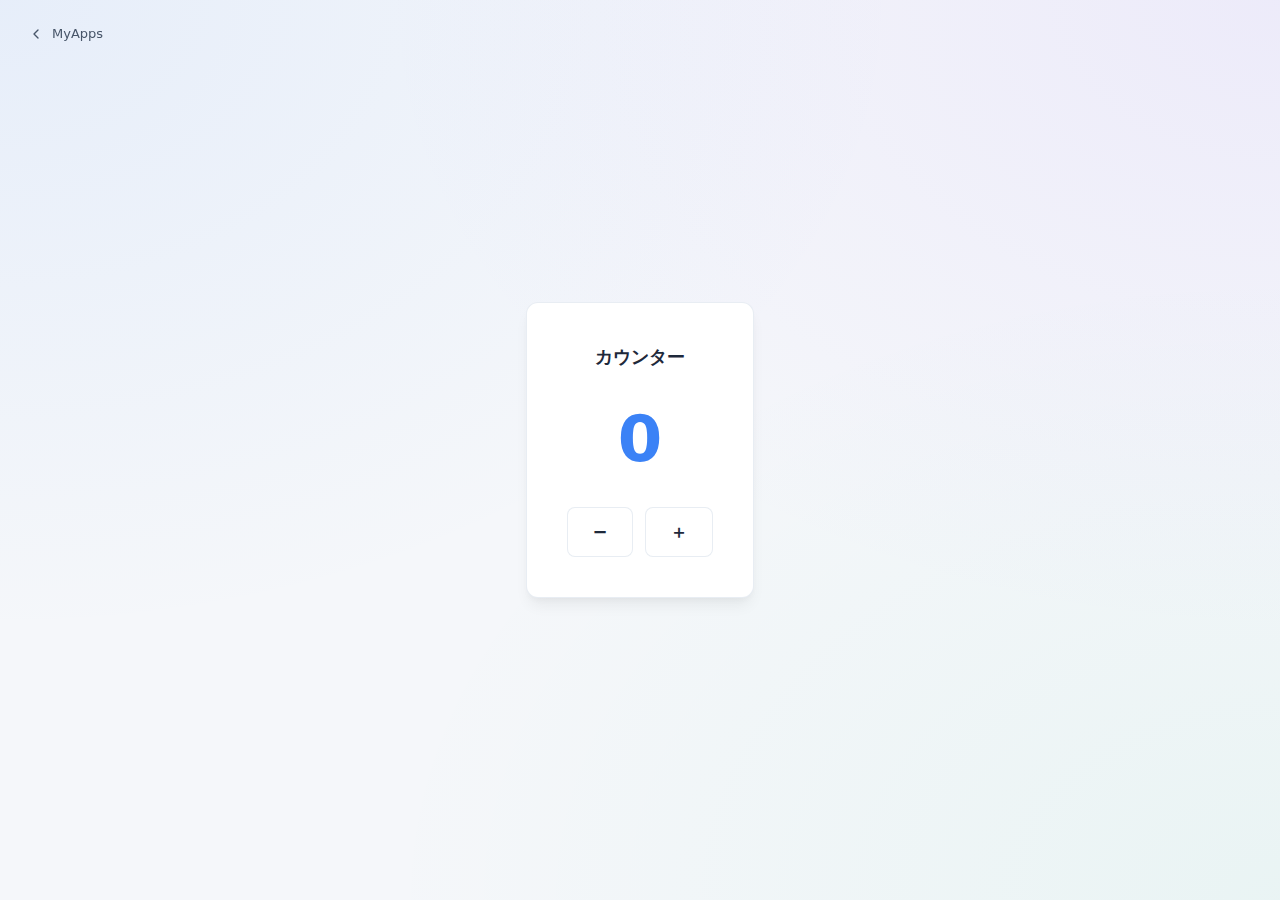
<file: apps/sample-counter/index.html>
<!DOCTYPE html>
<html lang="ja" data-theme="system">

<head>
    <meta charset="UTF-8">
    <meta name="viewport" content="width=device-width, initial-scale=1.0">
    <title>カウンター — MyApps</title>
    <link rel="icon" href="favicon.svg" type="image/svg+xml">
    <link rel="stylesheet" href="../../shared/base.css">
    <script>document.documentElement.setAttribute('data-theme', localStorage.getItem('myapps-theme') || 'system');</script>
    <style>
        body {
            display: flex;
            flex-direction: column;
            align-items: center;
            justify-content: center;
            min-height: 100vh;
            gap: var(--sp-6);
        }

        .back-to-hub {
            position: fixed;
            top: var(--sp-4);
            left: var(--sp-4);
            display: inline-flex;
            align-items: center;
            gap: var(--sp-2);
            color: var(--c-text-2);
            text-decoration: none;
            font-size: var(--text-sm);
            font-weight: 500;
            padding: var(--sp-2) var(--sp-3);
            border-radius: var(--r);
            transition: color var(--duration-fast), background var(--duration-fast);
        }

        .back-to-hub:hover {
            color: var(--c-text);
            background: var(--c-surface-alt);
        }

        .counter {
            text-align: center;
            background: var(--c-surface-solid);
            padding: var(--sp-10);
            border-radius: var(--r-lg);
            box-shadow: var(--shadow-lg);
            border: 1px solid var(--c-border);
        }

        .counter h1 {
            font-size: var(--text-lg);
            font-weight: 600;
            margin-bottom: var(--sp-4);
            color: var(--c-text);
        }

        .value {
            font-size: 4rem;
            font-weight: 700;
            font-variant-numeric: tabular-nums;
            margin: var(--sp-4) 0;
            color: var(--c-accent);
        }

        .controls {
            display: flex;
            gap: var(--sp-3);
            justify-content: center;
        }

        .btn {
            font-family: var(--font);
            font-size: var(--text-lg);
            font-weight: 600;
            padding: var(--sp-3) var(--sp-6);
            border: 1px solid var(--c-border);
            border-radius: var(--r);
            cursor: pointer;
            background: var(--c-surface-solid);
            color: var(--c-text);
            transition: all var(--duration) var(--ease-default);
        }

        .btn:hover {
            background: var(--c-accent);
            color: #fff;
            border-color: var(--c-accent);
            box-shadow: var(--shadow);
            transform: translateY(-1px);
        }

        .btn:active {
            transform: translateY(0);
        }

        .btn:focus-visible {
            outline: 2px solid var(--c-focus-ring);
            outline-offset: 2px;
        }
    </style>
</head>

<body>
    <a href="../../" class="back-to-hub" aria-label="ハブに戻る">
        <svg width="16" height="16" viewBox="0 0 24 24" fill="none" stroke="currentColor" stroke-width="2"
            stroke-linecap="round" stroke-linejoin="round" aria-hidden="true">
            <path d="m15 18-6-6 6-6" />
        </svg>
        MyApps
    </a>

    <div class="counter">
        <h1>カウンター</h1>
        <div class="value" id="count">0</div>
        <div class="controls">
            <button class="btn" onclick="update(-1)">−</button>
            <button class="btn" onclick="update(1)">＋</button>
        </div>
    </div>

    <script>
        let count = 0;
        const $count = document.getElementById('count');
        function update(n) { count += n; $count.textContent = count; }
    </script>
</body>

</html>
</file>
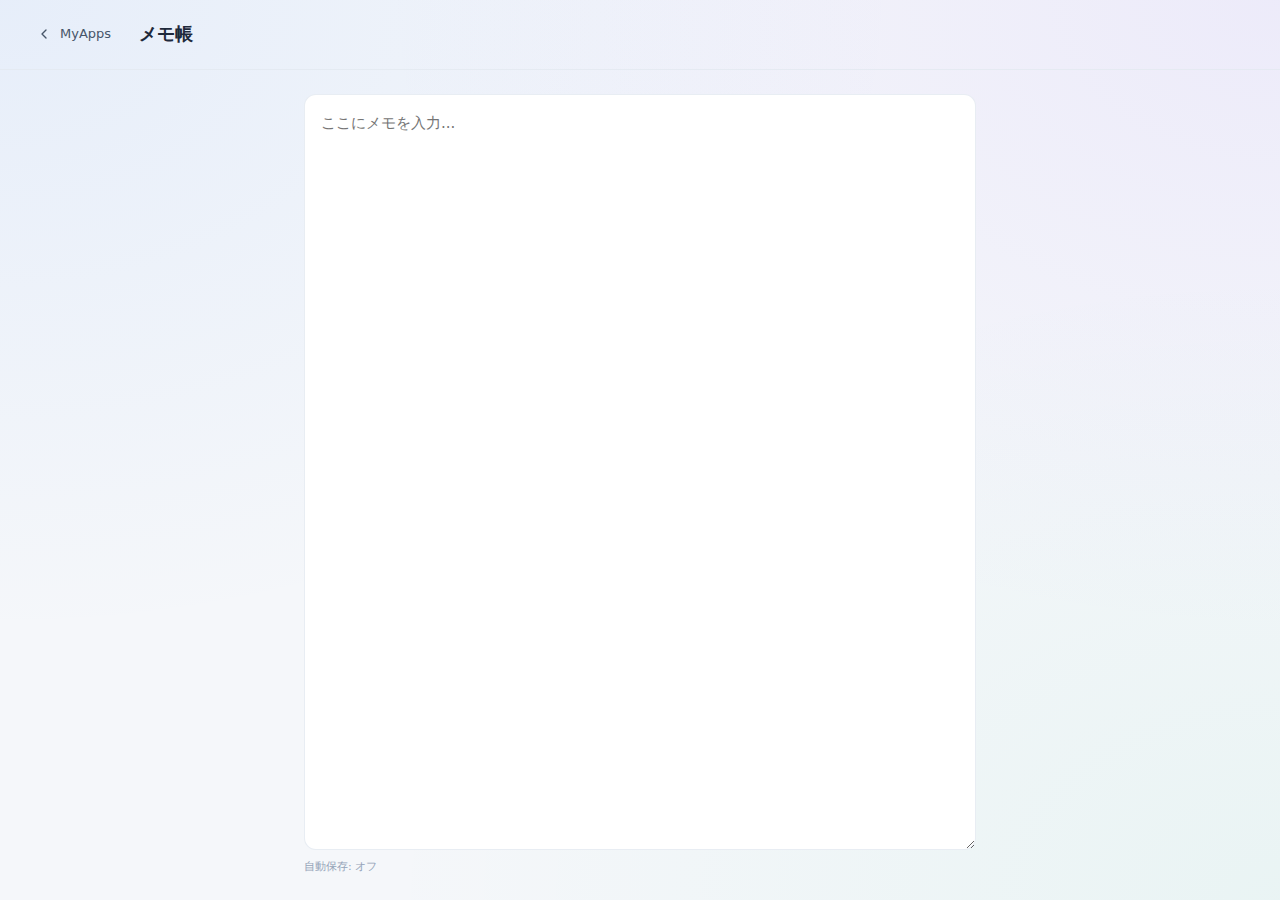
<file: apps/sample-notes/index.html>
<!DOCTYPE html>
<html lang="ja" data-theme="system">

<head>
    <meta charset="UTF-8">
    <meta name="viewport" content="width=device-width, initial-scale=1.0">
    <title>メモ帳 — MyApps</title>
    <link rel="icon" href="favicon.svg" type="image/svg+xml">
    <link rel="stylesheet" href="../../shared/base.css">
    <script>document.documentElement.setAttribute('data-theme', localStorage.getItem('myapps-theme') || 'system');</script>
    <style>
        body {
            display: flex;
            flex-direction: column;
            min-height: 100vh;
        }

        .back-to-hub {
            display: inline-flex;
            align-items: center;
            gap: var(--sp-2);
            color: var(--c-text-2);
            text-decoration: none;
            font-size: var(--text-sm);
            font-weight: 500;
            padding: var(--sp-2) var(--sp-3);
            border-radius: var(--r);
            transition: color var(--duration-fast), background var(--duration-fast);
        }

        .back-to-hub:hover {
            color: var(--c-text);
            background: var(--c-surface-alt);
        }

        .app-header {
            padding: var(--sp-4) var(--sp-6);
            border-bottom: 1px solid var(--c-border);
            display: flex;
            align-items: center;
            gap: var(--sp-4);
        }

        .app-header h1 {
            font-size: var(--text-lg);
            font-weight: 600;
        }

        .editor-area {
            flex: 1;
            display: flex;
            flex-direction: column;
            max-width: 720px;
            width: 100%;
            margin: 0 auto;
            padding: var(--sp-6);
        }

        textarea {
            flex: 1;
            min-height: 300px;
            padding: var(--sp-4);
            font-family: var(--font);
            font-size: var(--text-base);
            color: var(--c-text);
            background: var(--c-surface-solid);
            border: 1px solid var(--c-border);
            border-radius: var(--r-lg);
            resize: vertical;
            outline: none;
            line-height: 1.7;
            transition: border-color var(--duration-fast), box-shadow var(--duration-fast);
        }

        textarea:focus-visible {
            border-color: var(--c-accent);
            box-shadow: 0 0 0 3px var(--c-accent-soft);
        }

        .status {
            font-size: var(--text-xs);
            color: var(--c-text-3);
            margin-top: var(--sp-2);
        }
    </style>
</head>

<body>
    <header class="app-header">
        <a href="../../" class="back-to-hub" aria-label="ハブに戻る">
            <svg width="16" height="16" viewBox="0 0 24 24" fill="none" stroke="currentColor" stroke-width="2"
                stroke-linecap="round" stroke-linejoin="round" aria-hidden="true">
                <path d="m15 18-6-6 6-6" />
            </svg>
            MyApps
        </a>
        <h1>メモ帳</h1>
    </header>

    <div class="editor-area">
        <textarea id="editor" placeholder="ここにメモを入力..."></textarea>
        <div class="status" id="status">自動保存: オフ</div>
    </div>

    <script>
        const $editor = document.getElementById('editor');
        const $status = document.getElementById('status');
        $editor.value = localStorage.getItem('sample-notes') || '';
        let timer;
        $editor.addEventListener('input', () => {
            clearTimeout(timer);
            timer = setTimeout(() => {
                localStorage.setItem('sample-notes', $editor.value);
                $status.textContent = '自動保存: ' + new Date().toLocaleTimeString();
            }, 500);
        });
    </script>
</body>

</html>
</file>
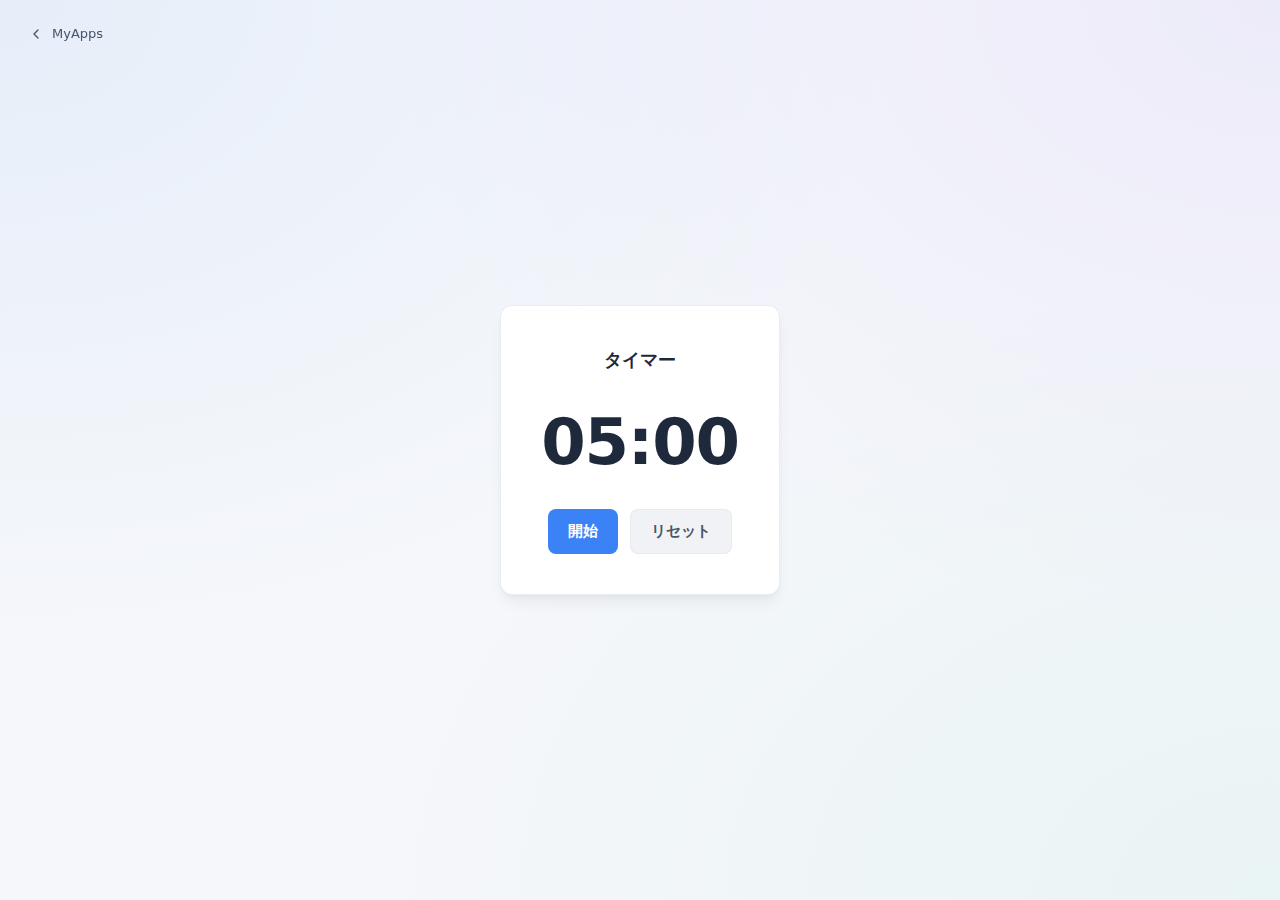
<file: apps/sample-timer/index.html>
<!DOCTYPE html>
<html lang="ja" data-theme="system">

<head>
    <meta charset="UTF-8">
    <meta name="viewport" content="width=device-width, initial-scale=1.0">
    <title>タイマー — MyApps</title>
    <link rel="stylesheet" href="../../shared/base.css">
    <script>document.documentElement.setAttribute('data-theme', localStorage.getItem('myapps-theme') || 'system');</script>
    <style>
        body {
            display: flex;
            flex-direction: column;
            align-items: center;
            justify-content: center;
            min-height: 100vh;
            gap: var(--sp-6);
        }

        .back-to-hub {
            position: fixed;
            top: var(--sp-4);
            left: var(--sp-4);
            display: inline-flex;
            align-items: center;
            gap: var(--sp-2);
            color: var(--c-text-2);
            text-decoration: none;
            font-size: var(--text-sm);
            font-weight: 500;
            padding: var(--sp-2) var(--sp-3);
            border-radius: var(--r);
            transition: color var(--duration-fast), background var(--duration-fast);
        }

        .back-to-hub:hover {
            color: var(--c-text);
            background: var(--c-surface-alt);
        }

        .timer-app {
            text-align: center;
            background: var(--c-surface-solid);
            padding: var(--sp-10);
            border-radius: var(--r-lg);
            box-shadow: var(--shadow-lg);
            border: 1px solid var(--c-border);
        }

        .timer-app h1 {
            font-size: var(--text-lg);
            font-weight: 600;
            margin-bottom: var(--sp-4);
        }

        .display {
            font-size: 4rem;
            font-weight: 700;
            font-variant-numeric: tabular-nums;
            margin: var(--sp-4) 0;
            color: var(--c-text);
            letter-spacing: -0.02em;
        }

        .controls {
            display: flex;
            gap: var(--sp-3);
            justify-content: center;
        }

        .btn {
            font-family: var(--font);
            font-size: var(--text-base);
            font-weight: 600;
            padding: var(--sp-3) var(--sp-5);
            border: none;
            border-radius: var(--r);
            cursor: pointer;
            transition: all var(--duration) var(--ease-default);
        }

        .btn:focus-visible {
            outline: 2px solid var(--c-focus-ring);
            outline-offset: 2px;
        }

        .btn-primary {
            background: var(--c-accent);
            color: #fff;
        }

        .btn-primary:hover {
            background: var(--c-accent-hover);
            box-shadow: var(--shadow);
            transform: translateY(-1px);
        }

        .btn-primary:active {
            transform: translateY(0);
        }

        .btn-secondary {
            background: var(--c-surface-alt);
            color: var(--c-text-2);
            border: 1px solid var(--c-border);
        }

        .btn-secondary:hover {
            background: var(--c-border);
            color: var(--c-text);
        }
    </style>
</head>

<body>
    <a href="../../" class="back-to-hub" aria-label="ハブに戻る">
        <svg width="16" height="16" viewBox="0 0 24 24" fill="none" stroke="currentColor" stroke-width="2"
            stroke-linecap="round" stroke-linejoin="round" aria-hidden="true">
            <path d="m15 18-6-6 6-6" />
        </svg>
        MyApps
    </a>

    <div class="timer-app">
        <h1>タイマー</h1>
        <div class="display" id="display">05:00</div>
        <div class="controls">
            <button class="btn btn-primary" id="start">開始</button>
            <button class="btn btn-secondary" id="reset">リセット</button>
        </div>
    </div>

    <script>
        let total = 300, remaining = 300, interval = null;
        const $display = document.getElementById('display');
        const $start = document.getElementById('start');

        function fmt(s) {
            const m = Math.floor(s / 60);
            return `${String(m).padStart(2, '0')}:${String(s % 60).padStart(2, '0')}`;
        }

        $start.addEventListener('click', () => {
            if (interval) { clearInterval(interval); interval = null; $start.textContent = '開始'; return; }
            $start.textContent = '停止';
            interval = setInterval(() => {
                remaining--;
                $display.textContent = fmt(remaining);
                if (remaining <= 0) { clearInterval(interval); interval = null; $start.textContent = '開始'; }
            }, 1000);
        });

        document.getElementById('reset').addEventListener('click', () => {
            clearInterval(interval); interval = null;
            remaining = total;
            $display.textContent = fmt(remaining);
            $start.textContent = '開始';
        });
    </script>
</body>

</html>
</file>
<file: shared/base.css>
/* ============================================
   MyApps — Shared Design Tokens & Reset
   ============================================
   各アプリが読み込む共通ファイル。
   ここにあるのはトークン（CSS変数）と最小限リセットのみ。
   コンポーネントスタイルは含めない。

   使い方:
     <link rel="stylesheet" href="../../shared/base.css">

   各アプリはトークンを自由に参照・オーバーライドできる。
   使わなくても構わない。
   ============================================ */

/* --- Minimal Reset --- */
*, *::before, *::after {
  margin: 0;
  padding: 0;
  box-sizing: border-box;
}

/* --- Font --- */
@import url('https://fonts.googleapis.com/css2?family=DM+Sans:wght@400;500;600;700&family=Noto+Sans+JP:wght@400;500;600;700&display=swap');

/* --- Design Tokens (Light) --- */
:root {
  color-scheme: light;

  /* --- Typography --- */
  --font: 'DM Sans', 'Noto Sans JP', system-ui, sans-serif;
  --font-mono: 'SF Mono', 'Fira Code', ui-monospace, monospace;
  --text-xs: 11px;
  --text-sm: 13px;
  --text-base: 15px;
  --text-lg: 18px;
  --text-xl: 24px;
  --text-2xl: 32px;
  --leading: 1.6;
  --leading-tight: 1.3;

  /* --- Colors: Base --- */
  --c-bg: #f5f7fa;
  --c-surface: rgba(255, 255, 255, 0.7);
  --c-surface-card: rgba(255, 255, 255, 0.85);
  --c-surface-hover: rgba(255, 255, 255, 0.95);
  --c-surface-solid: #ffffff;
  --c-surface-alt: #f0f2f5;

  /* --- Colors: Text --- */
  --c-text: #1e293b;
  --c-text-2: #475569;
  --c-text-3: #94a3b8;

  /* --- Colors: Accent --- */
  --c-accent: #3b82f6;
  --c-accent-hover: #2563eb;
  --c-accent-soft: rgba(59, 130, 246, 0.08);
  --c-accent-glow: rgba(59, 130, 246, 0.5);

  /* --- Colors: Semantic --- */
  --c-success: #10b981;
  --c-warning: #f59e0b;
  --c-error: #ef4444;
  --c-info: #3b82f6;

  /* --- Colors: Border --- */
  --c-border: rgba(226, 232, 240, 0.8);
  --c-border-strong: rgba(226, 232, 240, 0.8);
  --c-border-light: rgba(255, 255, 255, 0.6);
  --c-focus-ring: rgba(59, 130, 246, 0.4);

  /* --- Spacing Scale (4px base) --- */
  --sp-1: 4px;
  --sp-2: 8px;
  --sp-3: 12px;
  --sp-4: 16px;
  --sp-5: 20px;
  --sp-6: 24px;
  --sp-8: 32px;
  --sp-10: 40px;
  --sp-12: 48px;
  --sp-16: 64px;

  /* --- Radius --- */
  --r-sm: 4px;
  --r: 8px;
  --r-lg: 12px;
  --r-xl: 16px;
  --r-full: 9999px;

  /* --- Shadows --- */
  --shadow-sm: 0 1px 2px rgba(0,0,0,0.04), 0 1px 1px rgba(0,0,0,0.02);
  --shadow: 0 4px 6px -1px rgba(0,0,0,0.04), 0 2px 4px -1px rgba(0,0,0,0.02);
  --shadow-lg: 0 10px 15px -3px rgba(0,0,0,0.06), 0 4px 6px -2px rgba(0,0,0,0.03);
  --shadow-xl: 0 20px 25px -5px rgba(0,0,0,0.06), 0 10px 10px -5px rgba(0,0,0,0.02);

  /* --- Transitions --- */
  --ease-default: cubic-bezier(0.2, 0.8, 0.2, 1);
  --duration-fast: 150ms;
  --duration: 200ms;
  --duration-slow: 300ms;

  /* --- Glass --- */
  --glass: blur(12px) saturate(180%);

  /* --- Layout --- */
  --w-page: 1280px;
}

/* --- Design Tokens (Dark) --- */
[data-theme="dark"] {
  color-scheme: dark;

  --c-bg: #0f1115;
  --c-surface: rgba(20, 22, 28, 0.6);
  --c-surface-card: rgba(30, 32, 40, 0.6);
  --c-surface-hover: rgba(40, 42, 50, 0.8);
  --c-surface-solid: #19191d;
  --c-surface-alt: #222228;

  --c-text: #f1f5f9;
  --c-text-2: #cbd5e1;
  --c-text-3: #64748b;

  --c-accent: #60a5fa;
  --c-accent-hover: #93bbfd;
  --c-accent-soft: rgba(96, 165, 250, 0.1);
  --c-accent-glow: rgba(96, 165, 250, 0.4);

  --c-border: rgba(255, 255, 255, 0.12);
  --c-border-strong: rgba(255, 255, 255, 0.12);
  --c-border-light: rgba(255, 255, 255, 0.06);
  --c-focus-ring: rgba(96, 165, 250, 0.4);

  --shadow-sm: 0 1px 2px rgba(0,0,0,0.2);
  --shadow: 0 4px 6px rgba(0,0,0,0.3);
  --shadow-lg: 0 10px 15px rgba(0,0,0,0.3);
  --shadow-xl: 0 20px 25px rgba(0,0,0,0.4);
}

@media (prefers-color-scheme: dark) {
  [data-theme="system"] {
    color-scheme: dark;

    --c-bg: #0f1115;
    --c-surface: rgba(20, 22, 28, 0.6);
    --c-surface-card: rgba(30, 32, 40, 0.6);
    --c-surface-hover: rgba(40, 42, 50, 0.8);
    --c-surface-solid: #19191d;
    --c-surface-alt: #222228;

    --c-text: #f1f5f9;
    --c-text-2: #cbd5e1;
    --c-text-3: #64748b;

    --c-accent: #60a5fa;
    --c-accent-hover: #93bbfd;
    --c-accent-soft: rgba(96, 165, 250, 0.1);
    --c-accent-glow: rgba(96, 165, 250, 0.4);

    --c-border: rgba(255, 255, 255, 0.12);
    --c-border-strong: rgba(255, 255, 255, 0.12);
    --c-border-light: rgba(255, 255, 255, 0.06);
    --c-focus-ring: rgba(96, 165, 250, 0.4);

    --shadow-sm: 0 1px 2px rgba(0,0,0,0.2);
    --shadow: 0 4px 6px rgba(0,0,0,0.3);
    --shadow-lg: 0 10px 15px rgba(0,0,0,0.3);
    --shadow-xl: 0 20px 25px rgba(0,0,0,0.4);
  }
}

/* --- Base Styles (minimal, non-intrusive) --- */
html {
  scroll-behavior: smooth;
}

body {
  font-family: var(--font);
  font-size: var(--text-base);
  line-height: var(--leading);
  color: var(--c-text);
  background: var(--c-bg);
  -webkit-font-smoothing: antialiased;
  -moz-osx-font-smoothing: grayscale;

  min-height: 100vh;
  /* 背景メッシュグラデーション (全アプリ共通) */
  background-image: 
    radial-gradient(at 0% 0%, rgba(59, 130, 246, 0.08) 0px, transparent 50%),
    radial-gradient(at 100% 0%, rgba(139, 92, 246, 0.08) 0px, transparent 50%),
    radial-gradient(at 100% 100%, rgba(16, 185, 129, 0.05) 0px, transparent 50%);
  background-attachment: fixed;
}

/* --- Reduced Motion --- */
@media (prefers-reduced-motion: reduce) {
  *, *::before, *::after {
    animation-duration: 0.01ms !important;
    transition-duration: 0.01ms !important;
  }
}

/* --- Accessibility Utilities --- */
.sr-only {
  position: absolute;
  width: 1px; height: 1px;
  padding: 0; margin: -1px;
  overflow: hidden;
  clip: rect(0,0,0,0);
  white-space: nowrap;
  border: 0;
}
</file>
